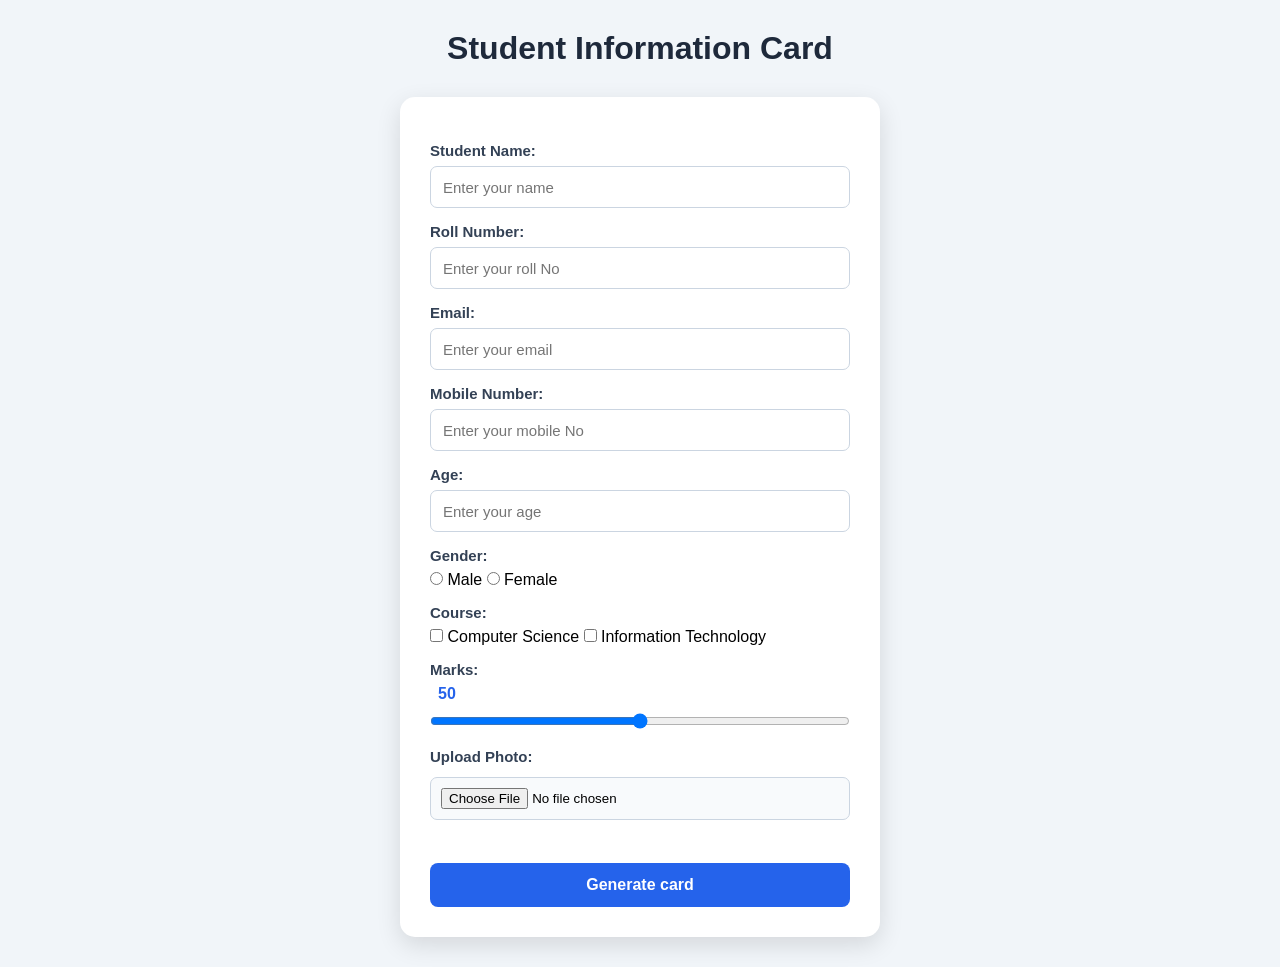
<file: index.html>
<!DOCTYPE html>
<html lang="en">

<head>
    <meta charset="UTF-8">
    <meta name="viewport" content="width=device-width, initial-scale=1.0">
    <title>Student Information Form</title>
    <link rel="stylesheet" href="style.css">
</head>

<body>
    <h1>Student Information Card</h1>

    <div class="main-container">
        <div class="form-container">
            <label for="name">Student Name:</label>
            <input type="text" id="name" placeholder="Enter your name">

            <label for="roll-number">Roll Number:</label>
            <input type="text" id="roll-number" placeholder="Enter your roll No">

            <label for="email">Email:</label>
            <input type="email" id="email" placeholder="Enter your email">

            <label for="mobile-number">Mobile Number:</label>
            <input type="text" id="mobile-number" placeholder="Enter your mobile No">

            <label for="age">Age:</label>
            <input type="number" id="age" placeholder="Enter your age">

            <label for="Gender">Gender:</label>
            <div class="redio-group">
                <label><input type="radio" name="gender" value="male"> Male</label>
                <label><input type="radio" name="gender" value="female"> Female</label>
            </div>

            <label for="course">Course:</label>
            <div class="redio-group">
                <label><input type="checkbox" name="course" value="Computer Science"> Computer Science</label>
                <label><input type="checkbox" name="course" value="Information Technology"> Information Technology</label>
            </div>

            <label for="marks">Marks:</label>
            <span id="marks-value">50</span><br>
            <input type="range" id="marks" min="0" max="100" value="50"><br>

            <label for="photo">Upload Photo:</label>
            <input type="file" id="photo" accept="image/*"><br><br>
            <button id="submit-btn" type="button">Generate card</button>
        </div>
    </div>

    

    <script src="script.js"></script>
</body>

</html>
</file>
<file: style.css>
/* body{
    font-family:"poppins" sans-serif;
    background-color: #4a7a5082;
    margin: 0;
    padding: 0;
}
h1{
    text-align: center;
    color: #05005c;
    font-size: 35px;
    font-weight: 600;
    letter-spacing: 1px;
    margin-bottom: 20px;
}
.main-container{
    display: flex;
    justify-content: center;
    align-items: flex-start;
    flex-wrap: wrap;
    gap: 20px;
}
.form-container{
    background:#130961e1;
    backdrop-filter:blur(10px);
    padding: 20px 50px ;
    border-radius: 15px;
    width: 400px;
    box-shadow: 0 8px 20px rgba(55, 53, 53, 0.3);
    transition: transform 0.3s ease;



}
.form-container label{
    display: block;
    margin-bottom: 15px;
     font-size: 18px;
     font-weight: 500;
     color: #fff;   
}

.form-container input[type="text"],
.form-container input[type="email"],
.form-container input[type="number"],
.form-container input[type="file"] {
    width: 100%;
    padding: 10px;
    border: none;
    border-radius: 5px;
    background-color: #fff;
    margin-bottom: 15px;
    padding-left: 10px;
}

.redio-group, .checkbox-group{
    margin-bottom: 15px;
    display: flex;
    gap: 15px;
    align-items: center;
    margin-top: 10px;
}
#marks-value{
    font-size: 16px;
    font-weight: 500;
    color: #fff;

}
 */

 /* =========================
   RESET
========================= */

* {
    margin: 0;
    padding: 0;
    box-sizing: border-box;
}


/* =========================
   BODY
========================= */

body {
    font-family: Arial, Helvetica, sans-serif;
    background: #f1f5f9;
    min-height: 100vh;
    padding: 30px;
}


/* =========================
   HEADING
========================= */

h1 {
    text-align: center;
    color: #1e293b;
    margin-bottom: 30px;
    font-size: 32px;
}


/* =========================
   MAIN CONTAINER
========================= */

.main-container {
    width: 100%;
    max-width: 1100px;
    margin: auto;

    display: flex;
    justify-content: center;
    align-items: flex-start;

    gap: 40px;
}


/* =========================
   FORM CONTAINER
========================= */

.form-container {
    width: 480px;

    background: #ffffff;

    padding: 30px;

    border-radius: 15px;

    box-shadow: 0 8px 25px rgba(0, 0, 0, 0.12);
}


/* =========================
   FORM LABEL
========================= */

.form-container > label {
    display: block;

    margin-top: 15px;
    margin-bottom: 7px;

    font-size: 15px;
    font-weight: bold;

    color: #334155;
}


/* =========================
   TEXT INPUT
========================= */

.form-container input[type="text"],
.form-container input[type="email"],
.form-container input[type="number"] {
    width: 100%;

    height: 42px;

    padding: 10px 12px;

    border: 1px solid #cbd5e1;

    border-radius: 7px;

    outline: none;

    font-size: 15px;

    transition: 0.3s;
}


/* Input Focus */

.form-container input[type="text"]:focus,
.form-container input[type="email"]:focus,
.form-container input[type="number"]:focus {
    border-color: #2563eb;
    justify-content: center;

    box-shadow: 0 0 0 3px rgba(37, 99, 235, 0.12);
}


/* =========================
   RADIO / CHECKBOX GROUP
========================= */

.radio-group {
    display: flex;

    flex-direction: column;

    gap: 10px;

    margin-top: 8px;
}


/* Radio / Checkbox Label */

.radio-group label {
    display: flex;

    align-items: center;

    gap: 8px;

    font-size: 14px;

    color: #475569;
}


/* Radio / Checkbox */

.radio-group input {
    cursor: pointer;
}


/* =========================
   MARKS
========================= */

#marks-value {
    display: inline-block;

    margin-left: 8px;

    font-weight: bold;

    color: #2563eb;
}


#marks {
    width: 100%;

    margin-top: 10px;

    cursor: pointer;
}


/* =========================
   PHOTO INPUT
========================= */

#photo {
    width: 100%;

    padding: 10px;

    margin-top: 5px;

    border: 1px solid #cbd5e1;

    border-radius: 7px;

    background: #f8fafc;

    cursor: pointer;
}


/* =========================
   GENERATE BUTTON
========================= */

#submit-btn {
    width: 100%;

    margin-top: 25px;

    padding: 13px;

    border: none;

    border-radius: 8px;

    background: #2563eb;

    color: white;

    font-size: 16px;

    font-weight: bold;

    cursor: pointer;

    transition: 0.3s;
}


#submit-btn:hover {
    background: #1d4ed8;

    transform: translateY(-1px);
}


/* =========================
   STUDENT CARD CONTAINER
========================= */

.card-container {
    width: 380px;

    display: flex;

    justify-content: center;
}


/* =========================
   STUDENT CARD
========================= */

.student-card {
    width: 50%;
justify-content: center;
    background: white;

    padding: 30px;

    border-radius: 18px;

    text-align: center;

    box-shadow: 0 8px 25px rgba(0, 0, 0, 0.15);

    border-top: 5px solid #2563eb;
}


/* =========================
   STUDENT PHOTO
========================= */

.student-photo {
    width: 140px;
    height: 140px;

    border-radius: 50%;

    object-fit: cover;

    border: 4px solid #2563eb;

    display: block;
    margin: 0 auto 20px;
}

/* =========================
   STUDENT NAME
========================= */

.student-card h2 {
    color: #1e293b;

    font-size: 24px;

    margin-bottom: 20px;
}


/* =========================
   STUDENT DETAILS
========================= */

.student-card p {
    text-align: left;

    color: #475569;

    font-size: 15px;

    padding: 11px 5px;

    border-bottom: 1px solid #e2e8f0;
}


/* Last Paragraph */

.student-card p:last-child {
    border-bottom: none;
}


/* =========================
   RESPONSIVE
========================= */

@media (max-width: 900px) {

    .main-container {
        flex-direction: column;

        align-items: center;
    }

    .form-container {
        width: 100%;

        max-width: 480px;
    }

    .card-container {
        width: 100%;

        max-width: 380px;
    }
}


@media (max-width: 500px) {

    body {
        padding: 15px;
    }

    h1 {
        font-size: 26px;
    }

    .form-container {
        padding: 20px;
    }

    .student-card {
        padding: 20px;
    }
}

.card.container {
    min-height: 100vh;

    display: flex;
    justify-content: center;
    align-items: center;
}

.student-card {
    width: 380px;
    background-color: white;
    padding: 30px;
    border-radius: 18px;
    box-shadow: 0 8px 25px rgba(0, 0, 0, 0.15);
}
</file>
